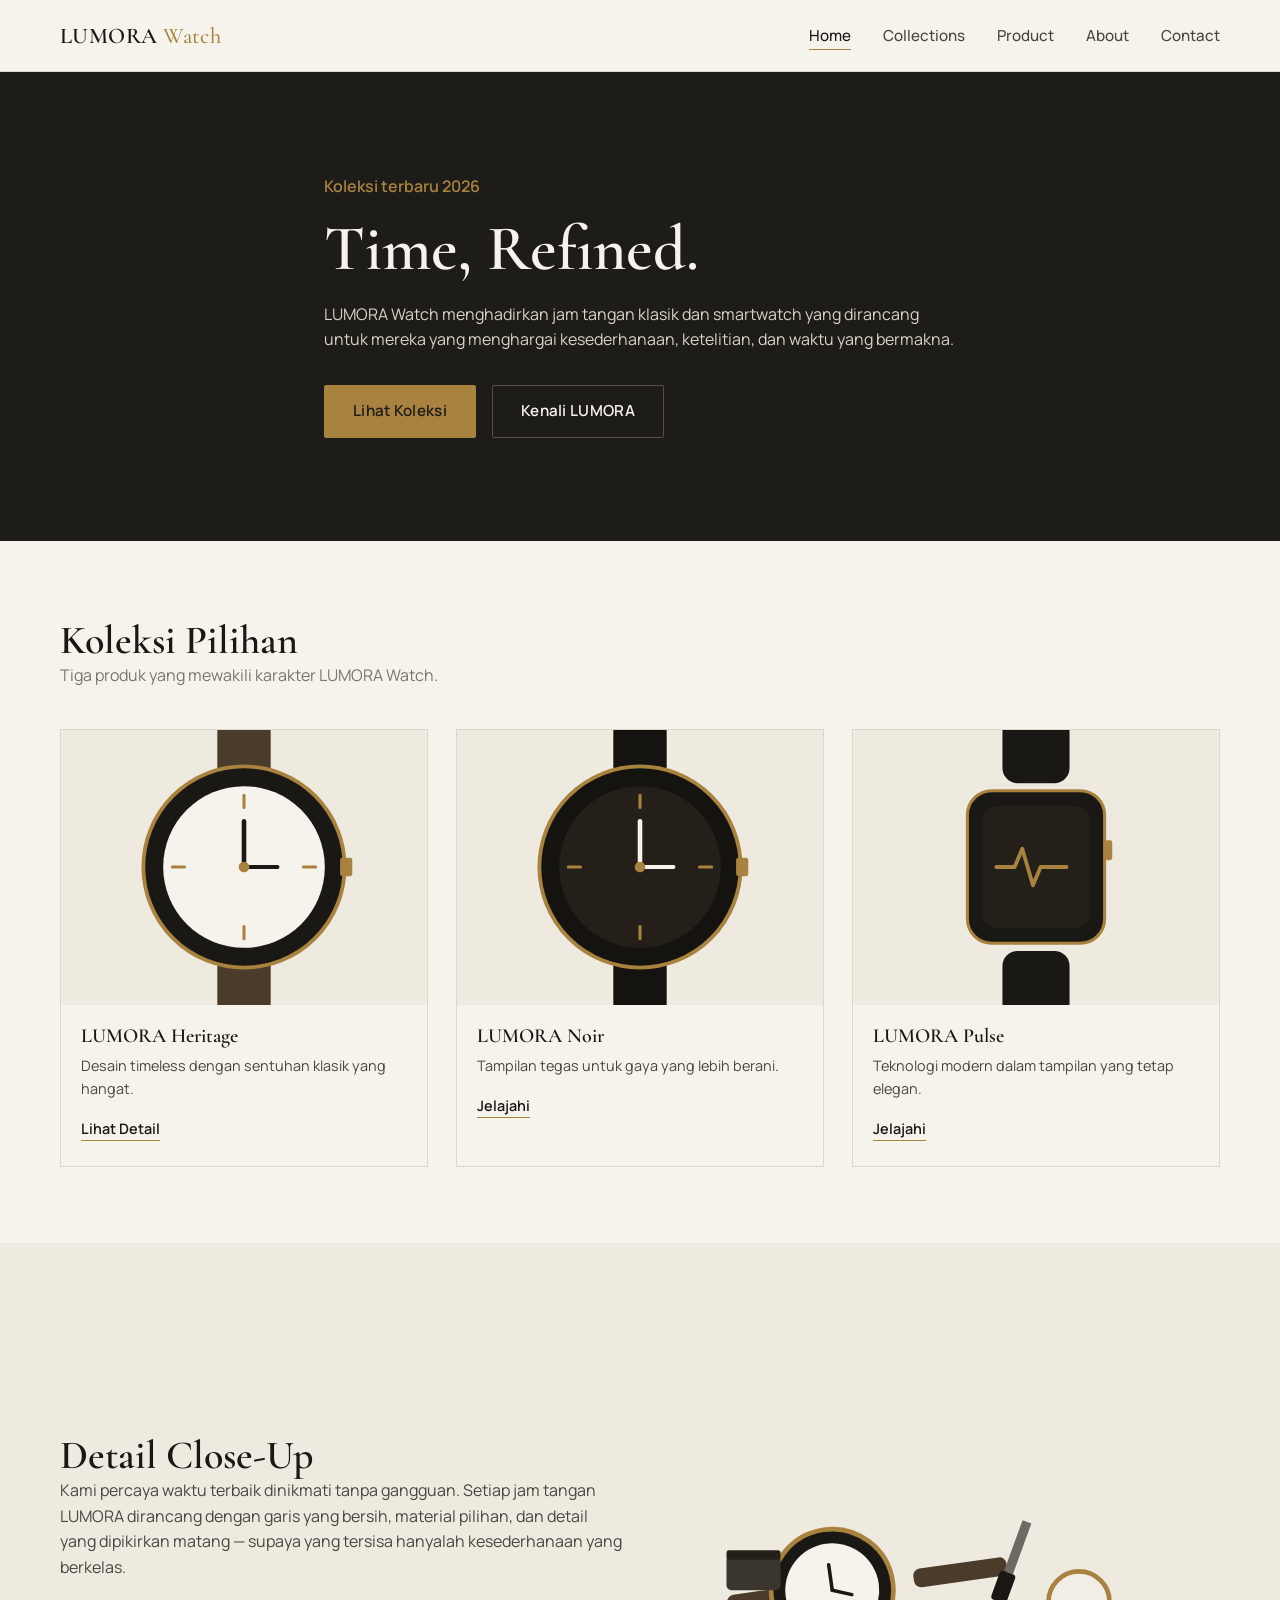
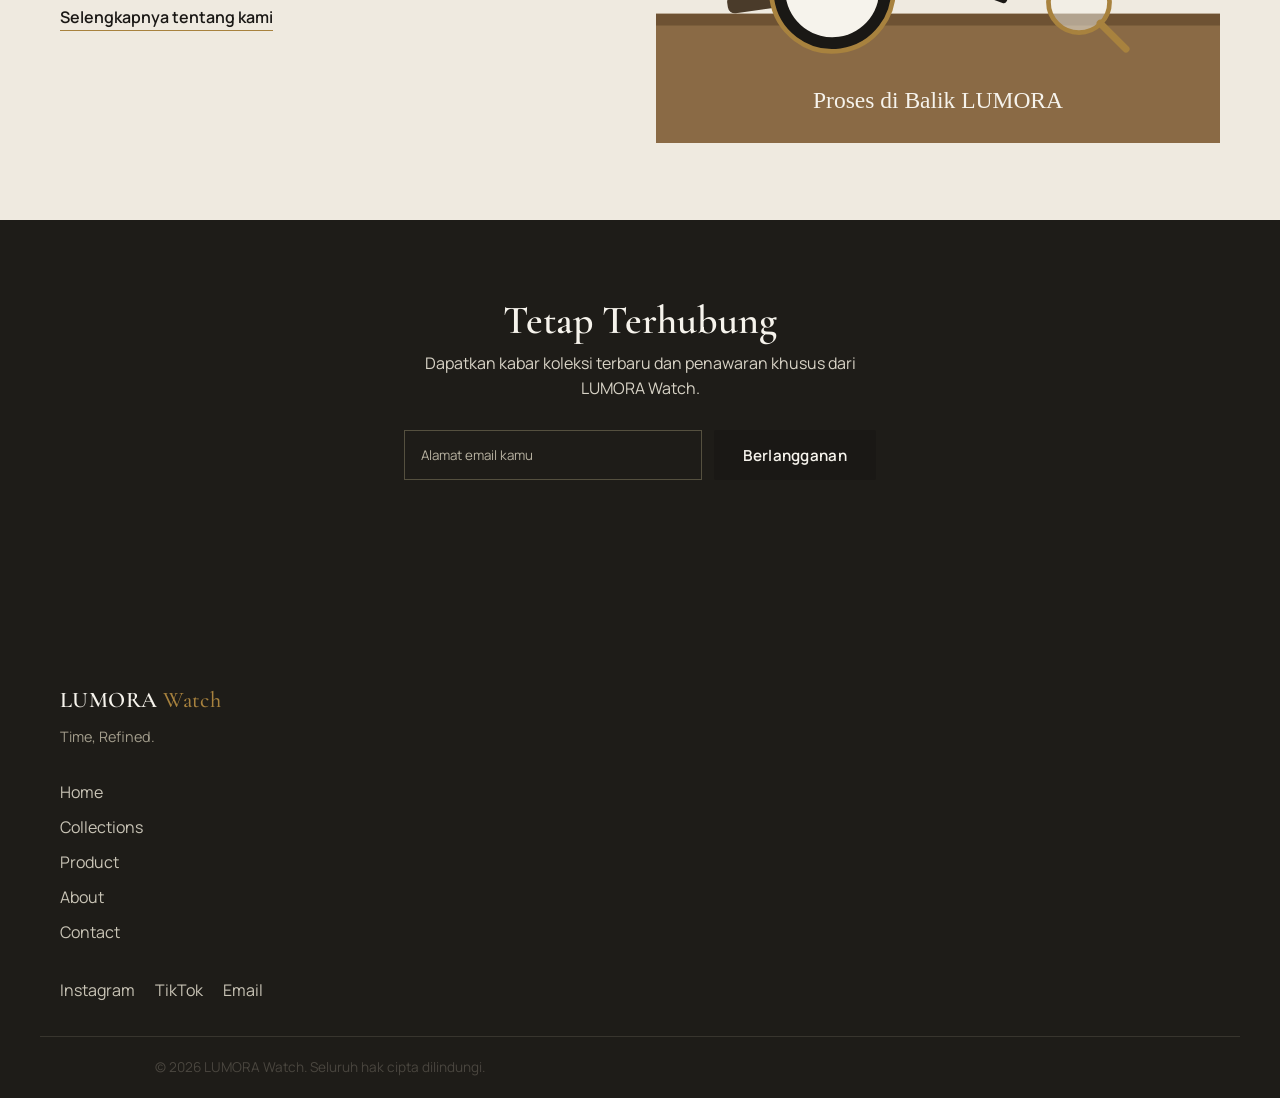
<file: index.html>
<!DOCTYPE html>
<html lang="id">
<head>
  <meta charset="UTF-8">
  <meta name="viewport" content="width=device-width, initial-scale=1.0">
  <title>LUMORA Watch — Time, Refined.</title>
  <meta name="description" content="LUMORA Watch — jam tangan klasik dan smartwatch dengan desain modern, elegan, dan minimalis.">

  <link rel="preconnect" href="https://fonts.googleapis.com">
  <link rel="preconnect" href="https://fonts.gstatic.com" crossorigin>
  <link href="https://fonts.googleapis.com/css2?family=Cormorant+Garamond:wght@500;600&family=Manrope:wght@400;500;600&display=swap" rel="stylesheet">

  <link rel="stylesheet" href="style.css">
</head>
<body>

  <a href="#konten-utama" class="skip-link">Langsung ke konten utama</a>

  <header class="site-header">
    <div class="container header__inner">

      <a href="index.html" class="logo">
        LUMORA <span class="logo__accent">Watch</span>
      </a>

      <nav class="main-nav" aria-label="Navigasi utama">
        <ul class="main-nav__list" id="mainNavList">
          <li><a href="index.html" class="main-nav__link is-active">Home</a></li>
          <li><a href="collections.html" class="main-nav__link">Collections</a></li>
          <li><a href="product.html" class="main-nav__link">Product</a></li>
          <li><a href="about.html" class="main-nav__link">About</a></li>
          <li><a href="contact.html" class="main-nav__link">Contact</a></li>
        </ul>
      </nav>

      <button
        type="button"
        class="nav-toggle"
        id="navToggle"
        aria-label="Buka menu navigasi"
        aria-expanded="false"
        aria-controls="mainNavList"
      >
        <span class="nav-toggle__bar"></span>
        <span class="nav-toggle__bar"></span>
        <span class="nav-toggle__bar"></span>
      </button>

    </div>
  </header>

  <main id="konten-utama">

    <section class="hero" aria-label="Perkenalan LUMORA Watch">
      <div class="container hero__content">
        <p class="hero__eyebrow">Koleksi terbaru 2026</p>
        <h1 class="hero__title">Time, Refined.</h1>
        <p class="hero__desc">
          LUMORA Watch menghadirkan jam tangan klasik dan smartwatch yang dirancang
          untuk mereka yang menghargai kesederhanaan, ketelitian, dan waktu yang bermakna.
        </p>
        <div class="hero__actions">
          <a href="collections.html" class="btn btn--primary">Lihat Koleksi</a>
          <a href="about.html" class="btn btn--ghost">Kenali LUMORA</a>
        </div>
      </div>
    </section>

    <section class="collections-preview" aria-labelledby="collections-preview-title">
      <div class="container">
        <div class="section-heading">
          <h2 id="collections-preview-title">Koleksi Pilihan</h2>
          <p>Tiga produk yang mewakili karakter LUMORA Watch.</p>
        </div>

        <div class="collections-grid">

          <article class="collection-card">
            <img src="assets/images/heritage.svg" alt="LUMORA Heritage, jam tangan klasik tali kulit cokelat" class="collection-card__img">
            <h3 class="collection-card__title">LUMORA Heritage</h3>
            <p class="collection-card__desc">Desain timeless dengan sentuhan klasik yang hangat.</p>
            <a href="product.html" class="collection-card__link">Lihat Detail</a>
          </article>

          <article class="collection-card">
            <img src="assets/images/noir.svg" alt="LUMORA Noir, jam tangan klasik dial dan tali hitam" class="collection-card__img">
            <h3 class="collection-card__title">LUMORA Noir</h3>
            <p class="collection-card__desc">Tampilan tegas untuk gaya yang lebih berani.</p>
            <a href="collections.html" class="collection-card__link">Jelajahi</a>
          </article>

          <article class="collection-card">
            <img src="assets/images/pulse.svg" alt="LUMORA Pulse, smartwatch dengan layar minimalis" class="collection-card__img">
            <h3 class="collection-card__title">LUMORA Pulse</h3>
            <p class="collection-card__desc">Teknologi modern dalam tampilan yang tetap elegan.</p>
            <a href="collections.html" class="collection-card__link">Jelajahi</a>
          </article>

        </div>
      </div>
    </section>

    <section class="brand-story" aria-labelledby="brand-story-title">
      <div class="container brand-story__inner">
        <div class="brand-story__text">
          <h2 id="brand-story-title">Detail Close-Up</h2>
          <p>
            Kami percaya waktu terbaik dinikmati tanpa gangguan. Setiap jam tangan LUMORA
            dirancang dengan garis yang bersih, material pilihan, dan detail yang dipikirkan matang —
            supaya yang tersisa hanyalah kesederhanaan yang berkelas.
          </p>
          <a href="about.html" class="link-underline">Selengkapnya tentang kami</a>
        </div>
        <div class="brand-story__image">
          <img src="assets/images/about-process.svg" alt="Detail close-up jam tangan LUMORA di atas meja kayu">
        </div>
      </div>
    </section>

    <section class="newsletter" aria-labelledby="newsletter-title">
      <div class="container newsletter__inner">
        <h2 id="newsletter-title">Tetap Terhubung</h2>
        <p>Dapatkan kabar koleksi terbaru dan penawaran khusus dari LUMORA Watch.</p>

        <form class="newsletter__form" id="newsletterForm" action="#" method="get">
          <label for="newsletterEmail" class="visually-hidden">Alamat email</label>
          <input
            type="email"
            id="newsletterEmail"
            name="email"
            class="newsletter__input"
            placeholder="Alamat email kamu"
            required
          >
          <button type="submit" class="btn btn--primary">Berlangganan</button>
        </form>
        <p class="newsletter__note" id="newsletterMessage" aria-live="polite"></p>
      </div>
    </section>

  </main>

  <footer class="site-footer">
    <div class="container footer__inner">

      <div class="footer__brand">
        <p class="logo">LUMORA <span class="logo__accent">Watch</span></p>
        <p class="footer__tagline">Time, Refined.</p>
      </div>

      <nav class="footer__nav" aria-label="Navigasi footer">
        <ul>
          <li><a href="index.html">Home</a></li>
          <li><a href="collections.html">Collections</a></li>
          <li><a href="product.html">Product</a></li>
          <li><a href="about.html">About</a></li>
          <li><a href="contact.html">Contact</a></li>
        </ul>
      </nav>

      <div class="footer__social">
        <a href="#" aria-label="Instagram LUMORA Watch">Instagram</a>
        <a href="#" aria-label="TikTok LUMORA Watch">TikTok</a>
        <a href="#" aria-label="Email LUMORA Watch">Email</a>
      </div>

    </div>
    <div class="container footer__bottom">
      <p>&copy; 2026 LUMORA Watch. Seluruh hak cipta dilindungi.</p>
    </div>
  </footer>

  <script src="script.js" defer></script>
</body>
</html>
</file>
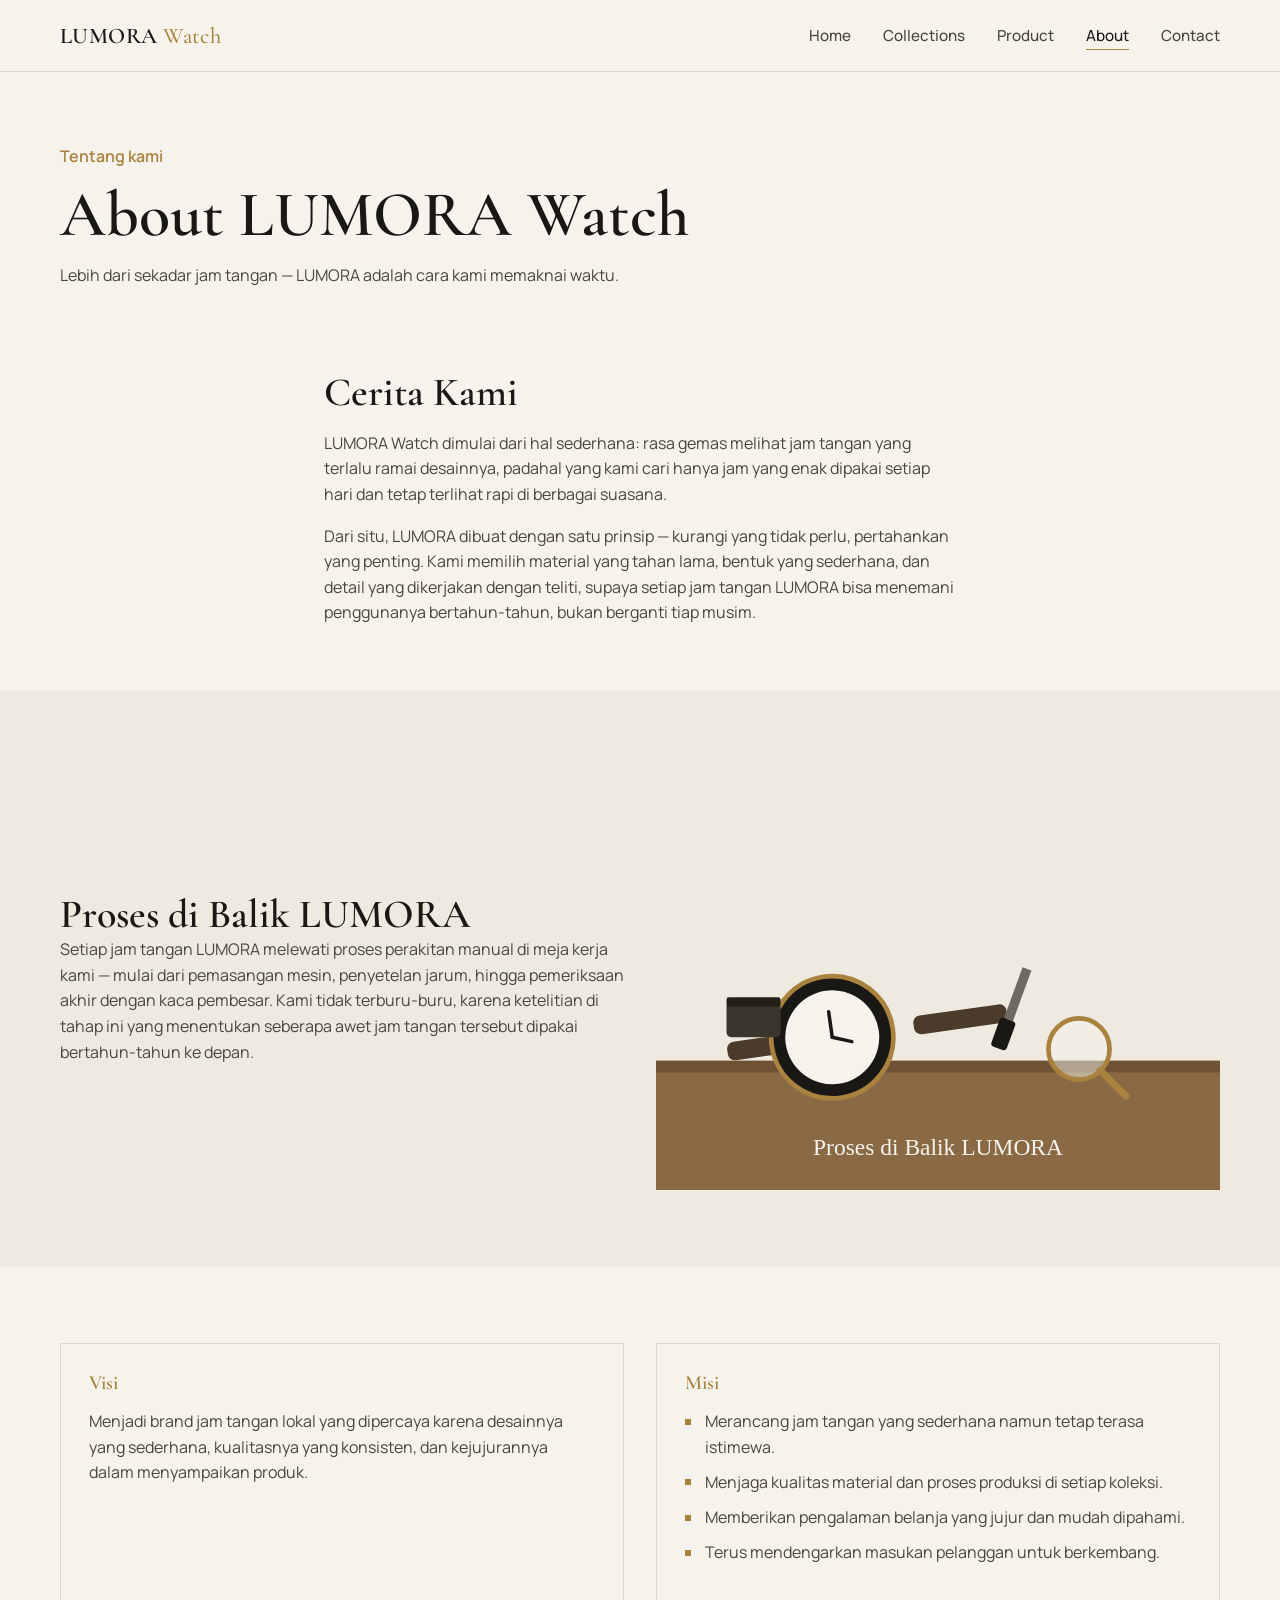
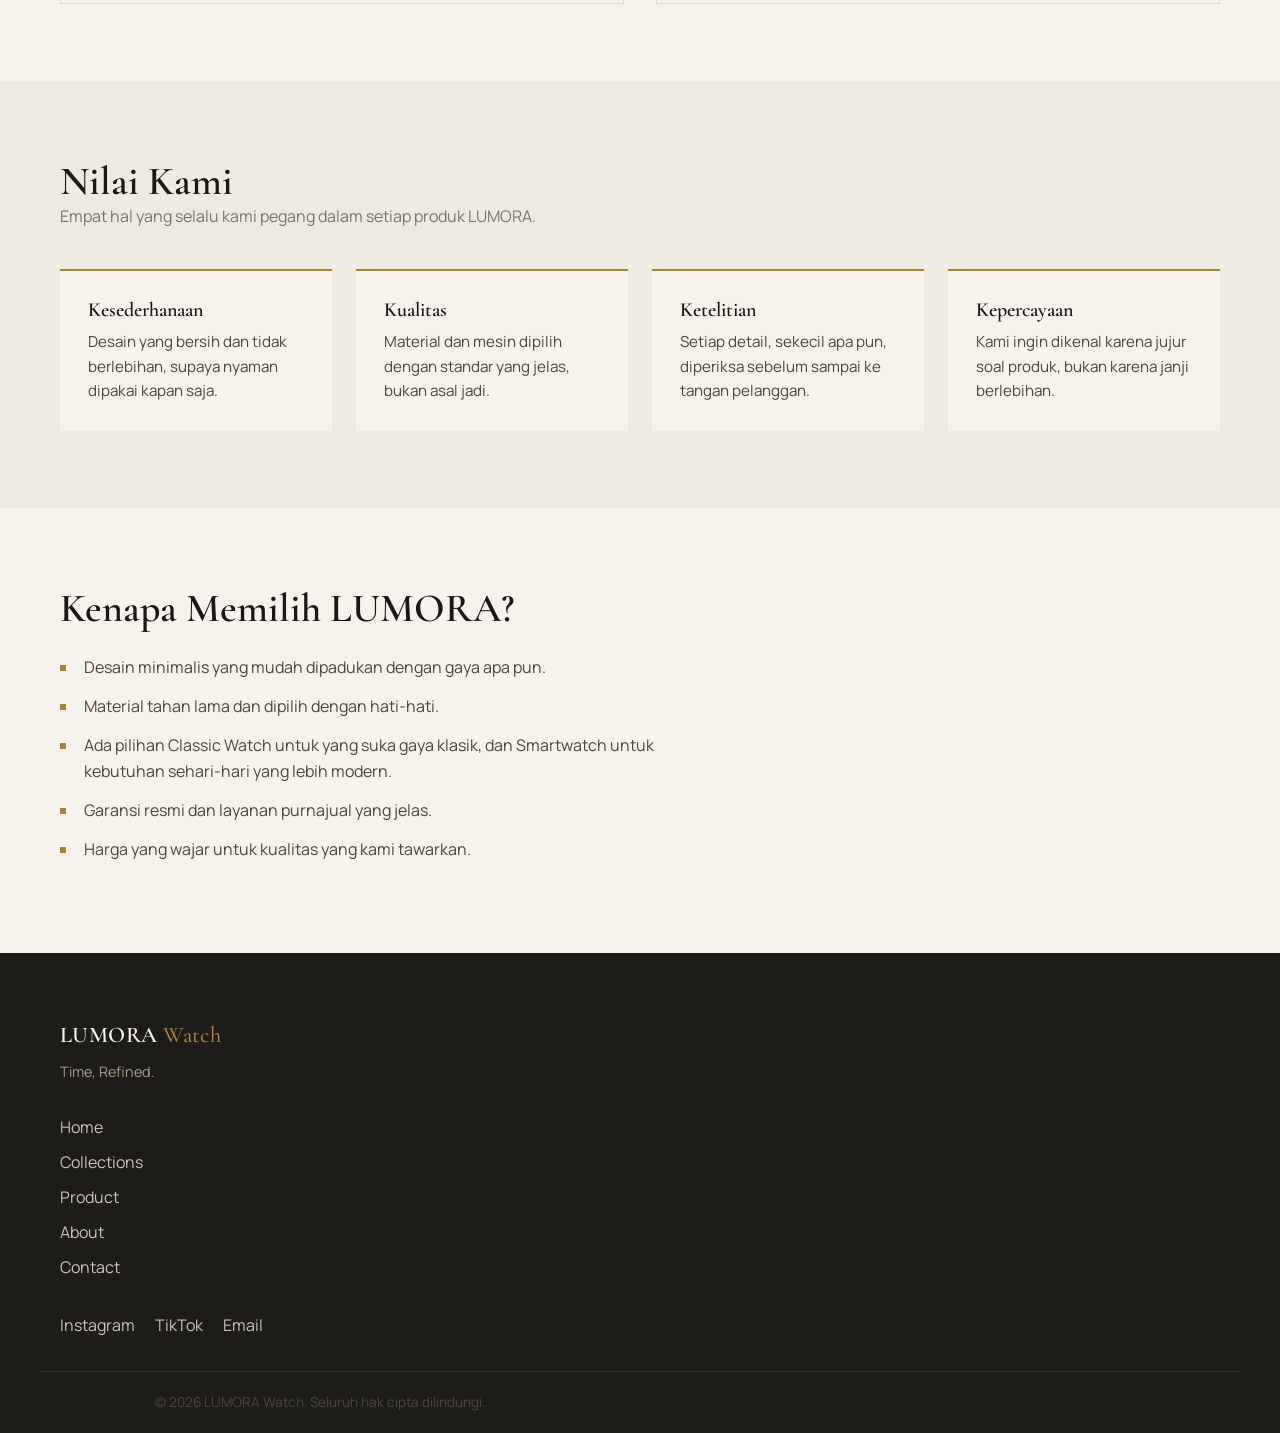
<file: about.html>
<!DOCTYPE html>
<html lang="id">
<head>
  <meta charset="UTF-8">
  <meta name="viewport" content="width=device-width, initial-scale=1.0">
  <title>About — LUMORA Watch</title>
  <meta name="description" content="Kenali LUMORA Watch: cerita brand, proses pembuatan, visi, misi, nilai, dan alasan memilih kami.">

  <link rel="preconnect" href="https://fonts.googleapis.com">
  <link rel="preconnect" href="https://fonts.gstatic.com" crossorigin>
  <link href="https://fonts.googleapis.com/css2?family=Cormorant+Garamond:wght@500;600&family=Manrope:wght@400;500;600&display=swap" rel="stylesheet">

  <link rel="stylesheet" href="style.css">
</head>
<body>

  <a href="#konten-utama" class="skip-link">Langsung ke konten utama</a>

  <header class="site-header">
    <div class="container header__inner">

      <a href="index.html" class="logo">
        LUMORA <span class="logo__accent">Watch</span>
      </a>

      <nav class="main-nav" aria-label="Navigasi utama">
        <ul class="main-nav__list" id="mainNavList">
          <li><a href="index.html" class="main-nav__link">Home</a></li>
          <li><a href="collections.html" class="main-nav__link">Collections</a></li>
          <li><a href="product.html" class="main-nav__link">Product</a></li>
          <li><a href="about.html" class="main-nav__link is-active">About</a></li>
          <li><a href="contact.html" class="main-nav__link">Contact</a></li>
        </ul>
      </nav>

      <button
        type="button"
        class="nav-toggle"
        id="navToggle"
        aria-label="Buka menu navigasi"
        aria-expanded="false"
        aria-controls="mainNavList"
      >
        <span class="nav-toggle__bar"></span>
        <span class="nav-toggle__bar"></span>
        <span class="nav-toggle__bar"></span>
      </button>

    </div>
  </header>

  <main id="konten-utama">

    <section class="page-header" aria-labelledby="page-title">
      <div class="container">
        <p class="page-header__eyebrow">Tentang kami</p>
        <h1 id="page-title">About LUMORA Watch</h1>
        <p class="page-header__desc">
          Lebih dari sekadar jam tangan — LUMORA adalah cara kami memaknai waktu.
        </p>
      </div>
    </section>

    <section class="story-intro" aria-labelledby="story-title">
      <div class="container story-intro__inner">
        <h2 id="story-title">Cerita Kami</h2>
        <p>
          LUMORA Watch dimulai dari hal sederhana: rasa gemas melihat jam tangan yang terlalu ramai
          desainnya, padahal yang kami cari hanya jam yang enak dipakai setiap hari dan tetap terlihat rapi
          di berbagai suasana.
        </p>
        <p>
          Dari situ, LUMORA dibuat dengan satu prinsip — kurangi yang tidak perlu, pertahankan yang penting.
          Kami memilih material yang tahan lama, bentuk yang sederhana, dan detail yang dikerjakan dengan
          teliti, supaya setiap jam tangan LUMORA bisa menemani penggunanya bertahun-tahun, bukan
          berganti tiap musim.
        </p>
      </div>
    </section>

    <section class="brand-story" aria-labelledby="process-title">
      <div class="container brand-story__inner">
        <div class="brand-story__text">
          <h2 id="process-title">Proses di Balik LUMORA</h2>
          <p>
            Setiap jam tangan LUMORA melewati proses perakitan manual di meja kerja kami — mulai dari
            pemasangan mesin, penyetelan jarum, hingga pemeriksaan akhir dengan kaca pembesar.
            Kami tidak terburu-buru, karena ketelitian di tahap ini yang menentukan seberapa awet jam
            tangan tersebut dipakai bertahun-tahun ke depan.
          </p>
        </div>
        <div class="brand-story__image">
          <img src="assets/images/about-process.svg" alt="Suasana meja kerja perakitan jam tangan LUMORA lengkap dengan alat perakitan dan kaca pembesar">
        </div>
      </div>
    </section>

    <section class="vision-mission" aria-labelledby="vision-mission-title">
      <div class="container">
        <h2 id="vision-mission-title" class="visually-hidden">Visi dan Misi</h2>
        <div class="vision-mission__grid">

          <div class="vision-mission__card">
            <h3>Visi</h3>
            <p>
              Menjadi brand jam tangan lokal yang dipercaya karena desainnya yang sederhana,
              kualitasnya yang konsisten, dan kejujurannya dalam menyampaikan produk.
            </p>
          </div>

          <div class="vision-mission__card">
            <h3>Misi</h3>
            <ul>
              <li>Merancang jam tangan yang sederhana namun tetap terasa istimewa.</li>
              <li>Menjaga kualitas material dan proses produksi di setiap koleksi.</li>
              <li>Memberikan pengalaman belanja yang jujur dan mudah dipahami.</li>
              <li>Terus mendengarkan masukan pelanggan untuk berkembang.</li>
            </ul>
          </div>

        </div>
      </div>
    </section>

    <section class="brand-values" aria-labelledby="values-title">
      <div class="container">
        <div class="section-heading">
          <h2 id="values-title">Nilai Kami</h2>
          <p>Empat hal yang selalu kami pegang dalam setiap produk LUMORA.</p>
        </div>

        <div class="values-grid">

          <article class="value-card">
            <h3>Kesederhanaan</h3>
            <p>Desain yang bersih dan tidak berlebihan, supaya nyaman dipakai kapan saja.</p>
          </article>

          <article class="value-card">
            <h3>Kualitas</h3>
            <p>Material dan mesin dipilih dengan standar yang jelas, bukan asal jadi.</p>
          </article>

          <article class="value-card">
            <h3>Ketelitian</h3>
            <p>Setiap detail, sekecil apa pun, diperiksa sebelum sampai ke tangan pelanggan.</p>
          </article>

          <article class="value-card">
            <h3>Kepercayaan</h3>
            <p>Kami ingin dikenal karena jujur soal produk, bukan karena janji berlebihan.</p>
          </article>

        </div>
      </div>
    </section>

    <section class="why-us" aria-labelledby="why-us-title">
      <div class="container">
        <h2 id="why-us-title">Kenapa Memilih LUMORA?</h2>
        <ul class="why-us__list">
          <li>Desain minimalis yang mudah dipadukan dengan gaya apa pun.</li>
          <li>Material tahan lama dan dipilih dengan hati-hati.</li>
          <li>Ada pilihan Classic Watch untuk yang suka gaya klasik, dan Smartwatch untuk kebutuhan sehari-hari yang lebih modern.</li>
          <li>Garansi resmi dan layanan purnajual yang jelas.</li>
          <li>Harga yang wajar untuk kualitas yang kami tawarkan.</li>
        </ul>
      </div>
    </section>

  </main>

  <footer class="site-footer">
    <div class="container footer__inner">

      <div class="footer__brand">
        <p class="logo">LUMORA <span class="logo__accent">Watch</span></p>
        <p class="footer__tagline">Time, Refined.</p>
      </div>

      <nav class="footer__nav" aria-label="Navigasi footer">
        <ul>
          <li><a href="index.html">Home</a></li>
          <li><a href="collections.html">Collections</a></li>
          <li><a href="product.html">Product</a></li>
          <li><a href="about.html">About</a></li>
          <li><a href="contact.html">Contact</a></li>
        </ul>
      </nav>

      <div class="footer__social">
        <a href="#" aria-label="Instagram LUMORA Watch">Instagram</a>
        <a href="#" aria-label="TikTok LUMORA Watch">TikTok</a>
        <a href="#" aria-label="Email LUMORA Watch">Email</a>
      </div>

    </div>
    <div class="container footer__bottom">
      <p>&copy; 2026 LUMORA Watch. Seluruh hak cipta dilindungi.</p>
    </div>
  </footer>

  <script src="script.js" defer></script>
</body>
</html>
</file>
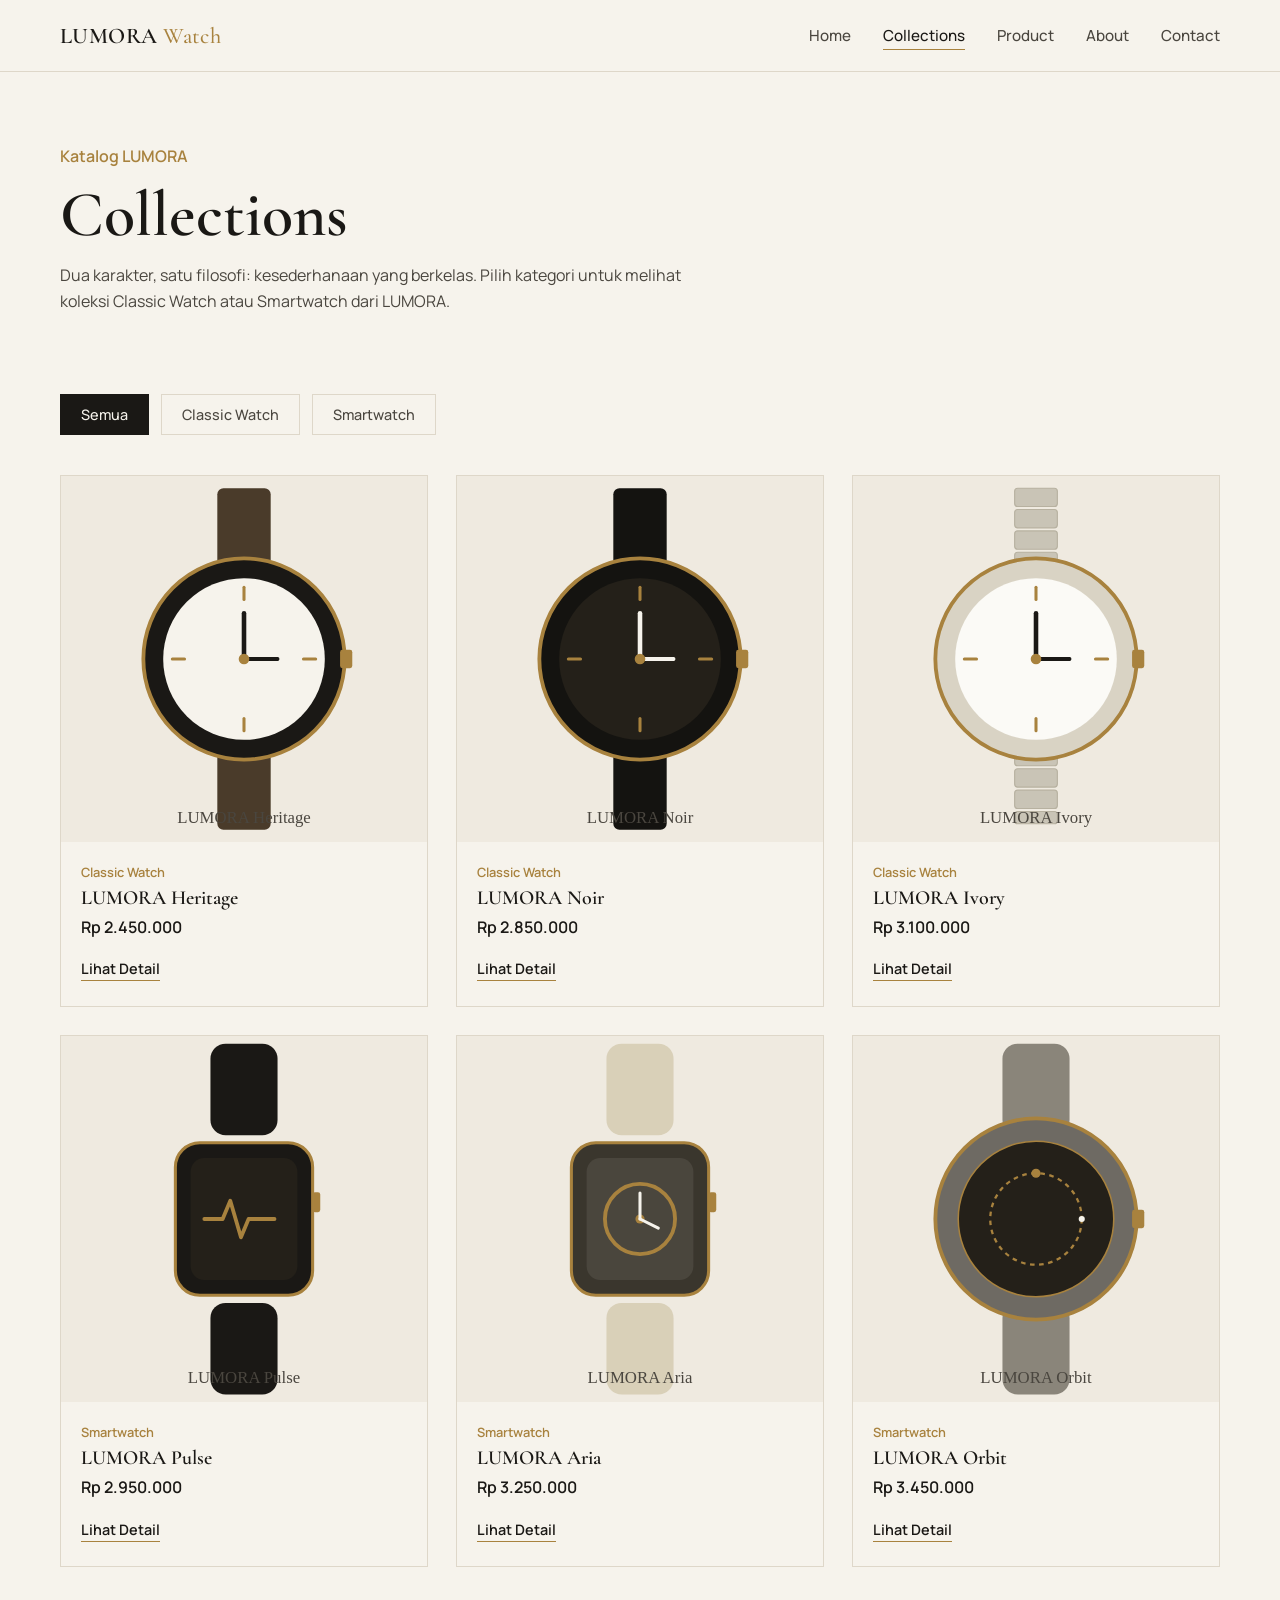
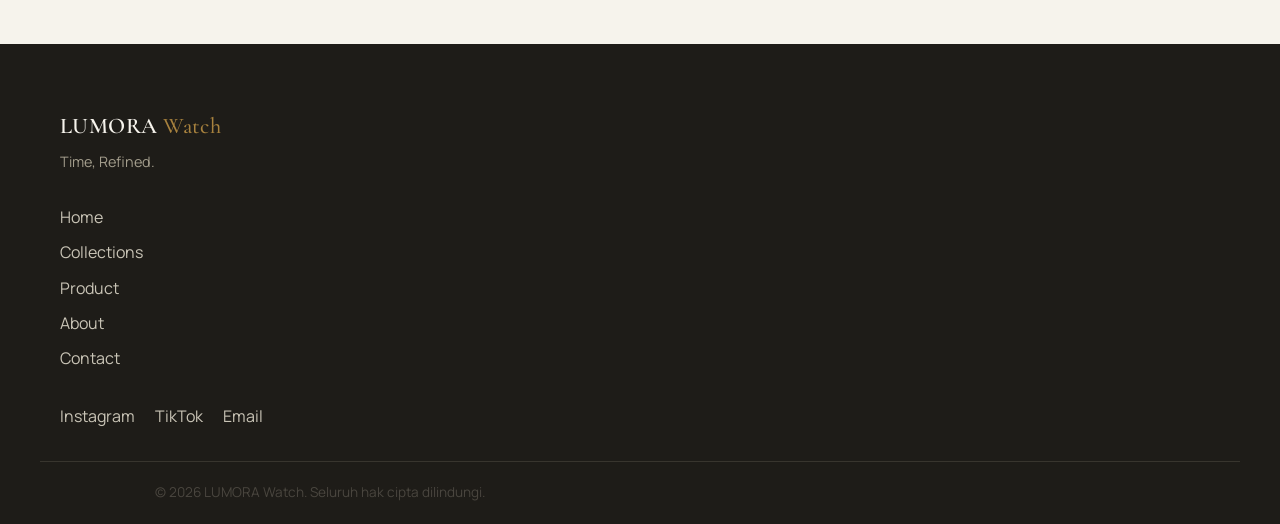
<file: collections.html>
<!DOCTYPE html>
<html lang="id">
<head>
  <meta charset="UTF-8">
  <meta name="viewport" content="width=device-width, initial-scale=1.0">
  <title>Collections — LUMORA Watch</title>
  <meta name="description" content="Jelajahi koleksi LUMORA Watch: Classic Watch dan Smartwatch dengan desain modern, elegan, dan minimalis.">

  <link rel="preconnect" href="https://fonts.googleapis.com">
  <link rel="preconnect" href="https://fonts.gstatic.com" crossorigin>
  <link href="https://fonts.googleapis.com/css2?family=Cormorant+Garamond:wght@500;600&family=Manrope:wght@400;500;600&display=swap" rel="stylesheet">

  <link rel="stylesheet" href="style.css">
</head>
<body>

  <a href="#konten-utama" class="skip-link">Langsung ke konten utama</a>

  <header class="site-header">
    <div class="container header__inner">

      <a href="index.html" class="logo">
        LUMORA <span class="logo__accent">Watch</span>
      </a>

      <nav class="main-nav" aria-label="Navigasi utama">
        <ul class="main-nav__list" id="mainNavList">
          <li><a href="index.html" class="main-nav__link">Home</a></li>
          <li><a href="collections.html" class="main-nav__link is-active">Collections</a></li>
          <li><a href="product.html" class="main-nav__link">Product</a></li>
          <li><a href="about.html" class="main-nav__link">About</a></li>
          <li><a href="contact.html" class="main-nav__link">Contact</a></li>
        </ul>
      </nav>

      <button
        type="button"
        class="nav-toggle"
        id="navToggle"
        aria-label="Buka menu navigasi"
        aria-expanded="false"
        aria-controls="mainNavList"
      >
        <span class="nav-toggle__bar"></span>
        <span class="nav-toggle__bar"></span>
        <span class="nav-toggle__bar"></span>
      </button>

    </div>
  </header>

  <main id="konten-utama">

    <section class="page-header" aria-labelledby="page-title">
      <div class="container">
        <p class="page-header__eyebrow">Katalog LUMORA</p>
        <h1 id="page-title">Collections</h1>
        <p class="page-header__desc">
          Dua karakter, satu filosofi: kesederhanaan yang berkelas. Pilih kategori
          untuk melihat koleksi Classic Watch atau Smartwatch dari LUMORA.
        </p>
      </div>
    </section>

    <section class="collections-page" aria-labelledby="products-title">
      <div class="container">

        <h2 class="visually-hidden" id="products-title">Daftar Produk</h2>

        <div class="filter-bar" role="group" aria-label="Filter produk berdasarkan kategori">
          <button type="button" class="filter-btn is-active" data-filter="all">Semua</button>
          <button type="button" class="filter-btn" data-filter="classic">Classic Watch</button>
          <button type="button" class="filter-btn" data-filter="smart">Smartwatch</button>
        </div>

        <div class="product-grid" id="productGrid">

          <article class="product-card" data-category="classic">
            <img src="assets/images/heritage.svg" alt="LUMORA Heritage, jam tangan tali kulit cokelat" class="product-card__img">
            <p class="product-card__category">Classic Watch</p>
            <h3 class="product-card__title">LUMORA Heritage</h3>
            <p class="product-card__price">Rp 2.450.000</p>
            <a href="product.html" class="product-card__link">Lihat Detail</a>
          </article>

          <article class="product-card" data-category="classic">
            <img src="assets/images/noir.svg" alt="LUMORA Noir, jam tangan case dan dial hitam" class="product-card__img">
            <p class="product-card__category">Classic Watch</p>
            <h3 class="product-card__title">LUMORA Noir</h3>
            <p class="product-card__price">Rp 2.850.000</p>
            <a href="product.html" class="product-card__link">Lihat Detail</a>
          </article>

          <article class="product-card" data-category="classic">
            <img src="assets/images/ivory.svg" alt="LUMORA Ivory, jam tangan tali bracelet metal" class="product-card__img">
            <p class="product-card__category">Classic Watch</p>
            <h3 class="product-card__title">LUMORA Ivory</h3>
            <p class="product-card__price">Rp 3.100.000</p>
            <a href="product.html" class="product-card__link">Lihat Detail</a>
          </article>

          <article class="product-card" data-category="smart">
            <img src="assets/images/pulse.svg" alt="LUMORA Pulse, smartwatch dengan layar digital" class="product-card__img">
            <p class="product-card__category">Smartwatch</p>
            <h3 class="product-card__title">LUMORA Pulse</h3>
            <p class="product-card__price">Rp 2.950.000</p>
            <a href="product.html" class="product-card__link">Lihat Detail</a>
          </article>

          <article class="product-card" data-category="smart">
            <img src="assets/images/aria.svg" alt="LUMORA Aria, smartwatch tali silikon krem" class="product-card__img">
            <p class="product-card__category">Smartwatch</p>
            <h3 class="product-card__title">LUMORA Aria</h3>
            <p class="product-card__price">Rp 3.250.000</p>
            <a href="product.html" class="product-card__link">Lihat Detail</a>
          </article>

          <article class="product-card" data-category="smart">
            <img src="assets/images/orbit.svg" alt="LUMORA Orbit, smartwatch case titanium" class="product-card__img">
            <p class="product-card__category">Smartwatch</p>
            <h3 class="product-card__title">LUMORA Orbit</h3>
            <p class="product-card__price">Rp 3.450.000</p>
            <a href="product.html" class="product-card__link">Lihat Detail</a>
          </article>

        </div>

        <p class="product-grid__empty" id="productEmptyMessage" hidden>
          Belum ada produk pada kategori ini.
        </p>

      </div>
    </section>

  </main>

  <footer class="site-footer">
    <div class="container footer__inner">

      <div class="footer__brand">
        <p class="logo">LUMORA <span class="logo__accent">Watch</span></p>
        <p class="footer__tagline">Time, Refined.</p>
      </div>

      <nav class="footer__nav" aria-label="Navigasi footer">
        <ul>
          <li><a href="index.html">Home</a></li>
          <li><a href="collections.html">Collections</a></li>
          <li><a href="product.html">Product</a></li>
          <li><a href="about.html">About</a></li>
          <li><a href="contact.html">Contact</a></li>
        </ul>
      </nav>

      <div class="footer__social">
        <a href="#" aria-label="Instagram LUMORA Watch">Instagram</a>
        <a href="#" aria-label="TikTok LUMORA Watch">TikTok</a>
        <a href="#" aria-label="Email LUMORA Watch">Email</a>
      </div>

    </div>
    <div class="container footer__bottom">
      <p>&copy; 2026 LUMORA Watch. Seluruh hak cipta dilindungi.</p>
    </div>
  </footer>

  <script src="script.js" defer></script>
</body>
</html>
</file>
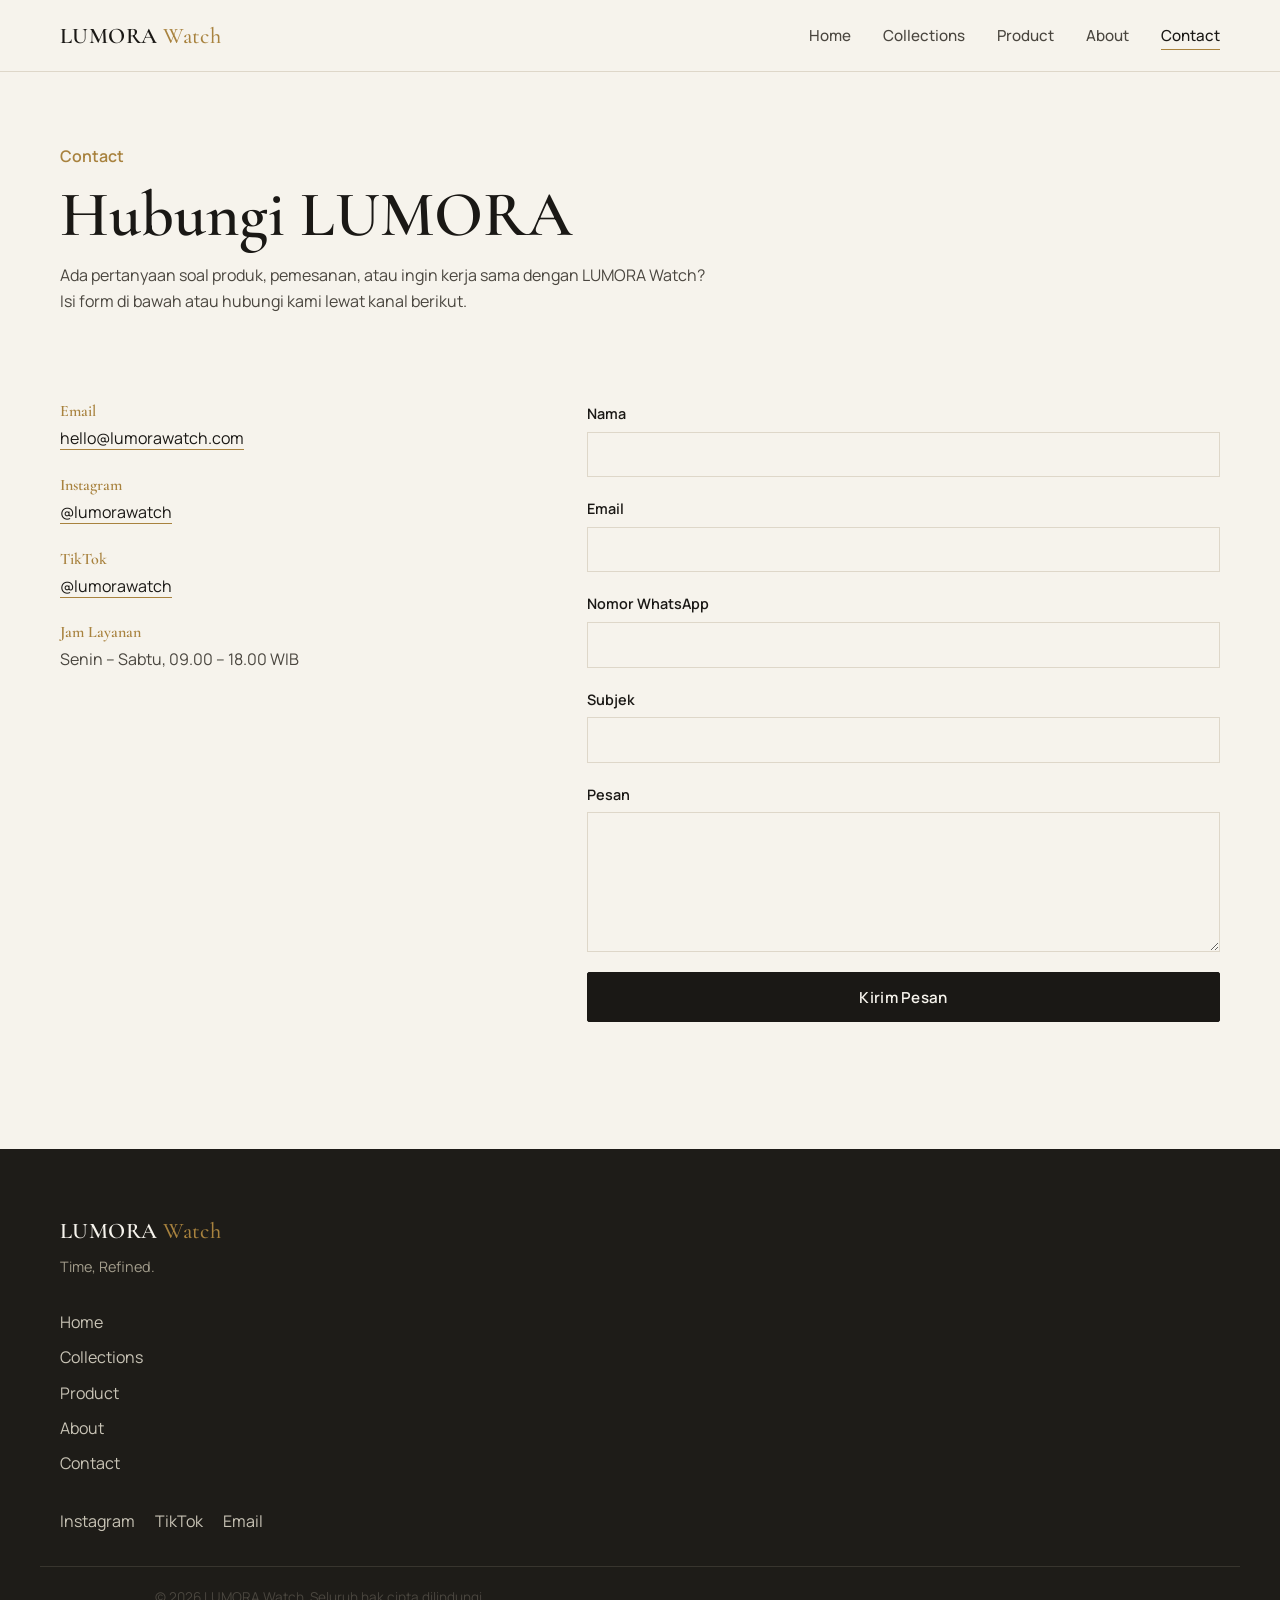
<file: contact.html>
<!DOCTYPE html>
<html lang="id">
<head>
  <meta charset="UTF-8">
  <meta name="viewport" content="width=device-width, initial-scale=1.0">
  <title>Contact — LUMORA Watch</title>
  <meta name="description" content="Hubungi LUMORA Watch untuk pertanyaan produk, pemesanan, atau kerja sama.">

  <link rel="preconnect" href="https://fonts.googleapis.com">
  <link rel="preconnect" href="https://fonts.gstatic.com" crossorigin>
  <link href="https://fonts.googleapis.com/css2?family=Cormorant+Garamond:wght@500;600&family=Manrope:wght@400;500;600&display=swap" rel="stylesheet">

  <link rel="stylesheet" href="style.css">
</head>
<body>

  <a href="#konten-utama" class="skip-link">Langsung ke konten utama</a>

  <header class="site-header">
    <div class="container header__inner">

      <a href="index.html" class="logo">
        LUMORA <span class="logo__accent">Watch</span>
      </a>

      <nav class="main-nav" aria-label="Navigasi utama">
        <ul class="main-nav__list" id="mainNavList">
          <li><a href="index.html" class="main-nav__link">Home</a></li>
          <li><a href="collections.html" class="main-nav__link">Collections</a></li>
          <li><a href="product.html" class="main-nav__link">Product</a></li>
          <li><a href="about.html" class="main-nav__link">About</a></li>
          <li><a href="contact.html" class="main-nav__link is-active">Contact</a></li>
        </ul>
      </nav>

      <button
        type="button"
        class="nav-toggle"
        id="navToggle"
        aria-label="Buka menu navigasi"
        aria-expanded="false"
        aria-controls="mainNavList"
      >
        <span class="nav-toggle__bar"></span>
        <span class="nav-toggle__bar"></span>
        <span class="nav-toggle__bar"></span>
      </button>

    </div>
  </header>

  <main id="konten-utama">

    <section class="page-header" aria-labelledby="page-title">
      <div class="container">
        <p class="page-header__eyebrow">Contact</p>
        <h1 id="page-title">Hubungi LUMORA</h1>
        <p class="page-header__desc">
          Ada pertanyaan soal produk, pemesanan, atau ingin kerja sama dengan LUMORA Watch?
          Isi form di bawah atau hubungi kami lewat kanal berikut.
        </p>
      </div>
    </section>

    <section class="contact-section" aria-labelledby="contact-form-title">
      <div class="container contact-grid">

        <div class="contact-info">
          <div class="contact-info__item">
            <h3>Email</h3>
            <p><a href="mailto:hello@lumorawatch.com">hello@lumorawatch.com</a></p>
          </div>

          <div class="contact-info__item">
            <h3>Instagram</h3>
            <p><a href="https://instagram.com/lumorawatch" target="_blank" rel="noopener noreferrer">@lumorawatch</a></p>
          </div>

          <div class="contact-info__item">
            <h3>TikTok</h3>
            <p><a href="https://tiktok.com/@lumorawatch" target="_blank" rel="noopener noreferrer">@lumorawatch</a></p>
          </div>

          <div class="contact-info__item">
            <h3>Jam Layanan</h3>
            <p>Senin – Sabtu, 09.00 – 18.00 WIB</p>
          </div>
        </div>

        <form class="contact-form" id="contactForm" novalidate aria-labelledby="contact-form-title">
          <h2 id="contact-form-title" class="visually-hidden">Form Kontak</h2>

          <div class="form-group">
            <label class="form-label" for="contactName">Nama</label>
            <input class="form-input" type="text" id="contactName" name="contactName" required>
          </div>

          <div class="form-group">
            <label class="form-label" for="contactEmail">Email</label>
            <input class="form-input" type="email" id="contactEmail" name="contactEmail" required>
          </div>

          <div class="form-group">
            <label class="form-label" for="contactWhatsapp">Nomor WhatsApp</label>
            <input class="form-input" type="tel" id="contactWhatsapp" name="contactWhatsapp" required>
          </div>

          <div class="form-group">
            <label class="form-label" for="contactSubject">Subjek</label>
            <input class="form-input" type="text" id="contactSubject" name="contactSubject" required>
          </div>

          <div class="form-group">
            <label class="form-label" for="contactMessage">Pesan</label>
            <textarea class="form-textarea" id="contactMessage" name="contactMessage" rows="5" required></textarea>
          </div>

          <button type="submit" class="btn btn--primary">Kirim Pesan</button>

          <p class="form-note" id="contactFormMessage" aria-live="polite"></p>
        </form>

      </div>
    </section>

  </main>

  <footer class="site-footer">
    <div class="container footer__inner">

      <div class="footer__brand">
        <p class="logo">LUMORA <span class="logo__accent">Watch</span></p>
        <p class="footer__tagline">Time, Refined.</p>
      </div>

      <nav class="footer__nav" aria-label="Navigasi footer">
        <ul>
          <li><a href="index.html">Home</a></li>
          <li><a href="collections.html">Collections</a></li>
          <li><a href="product.html">Product</a></li>
          <li><a href="about.html">About</a></li>
          <li><a href="contact.html">Contact</a></li>
        </ul>
      </nav>

      <div class="footer__social">
        <a href="#" aria-label="Instagram LUMORA Watch">Instagram</a>
        <a href="#" aria-label="TikTok LUMORA Watch">TikTok</a>
        <a href="#" aria-label="Email LUMORA Watch">Email</a>
      </div>

    </div>
    <div class="container footer__bottom">
      <p>&copy; 2026 LUMORA Watch. Seluruh hak cipta dilindungi.</p>
    </div>
  </footer>

  <script src="script.js" defer></script>
</body>
</html>
</file>
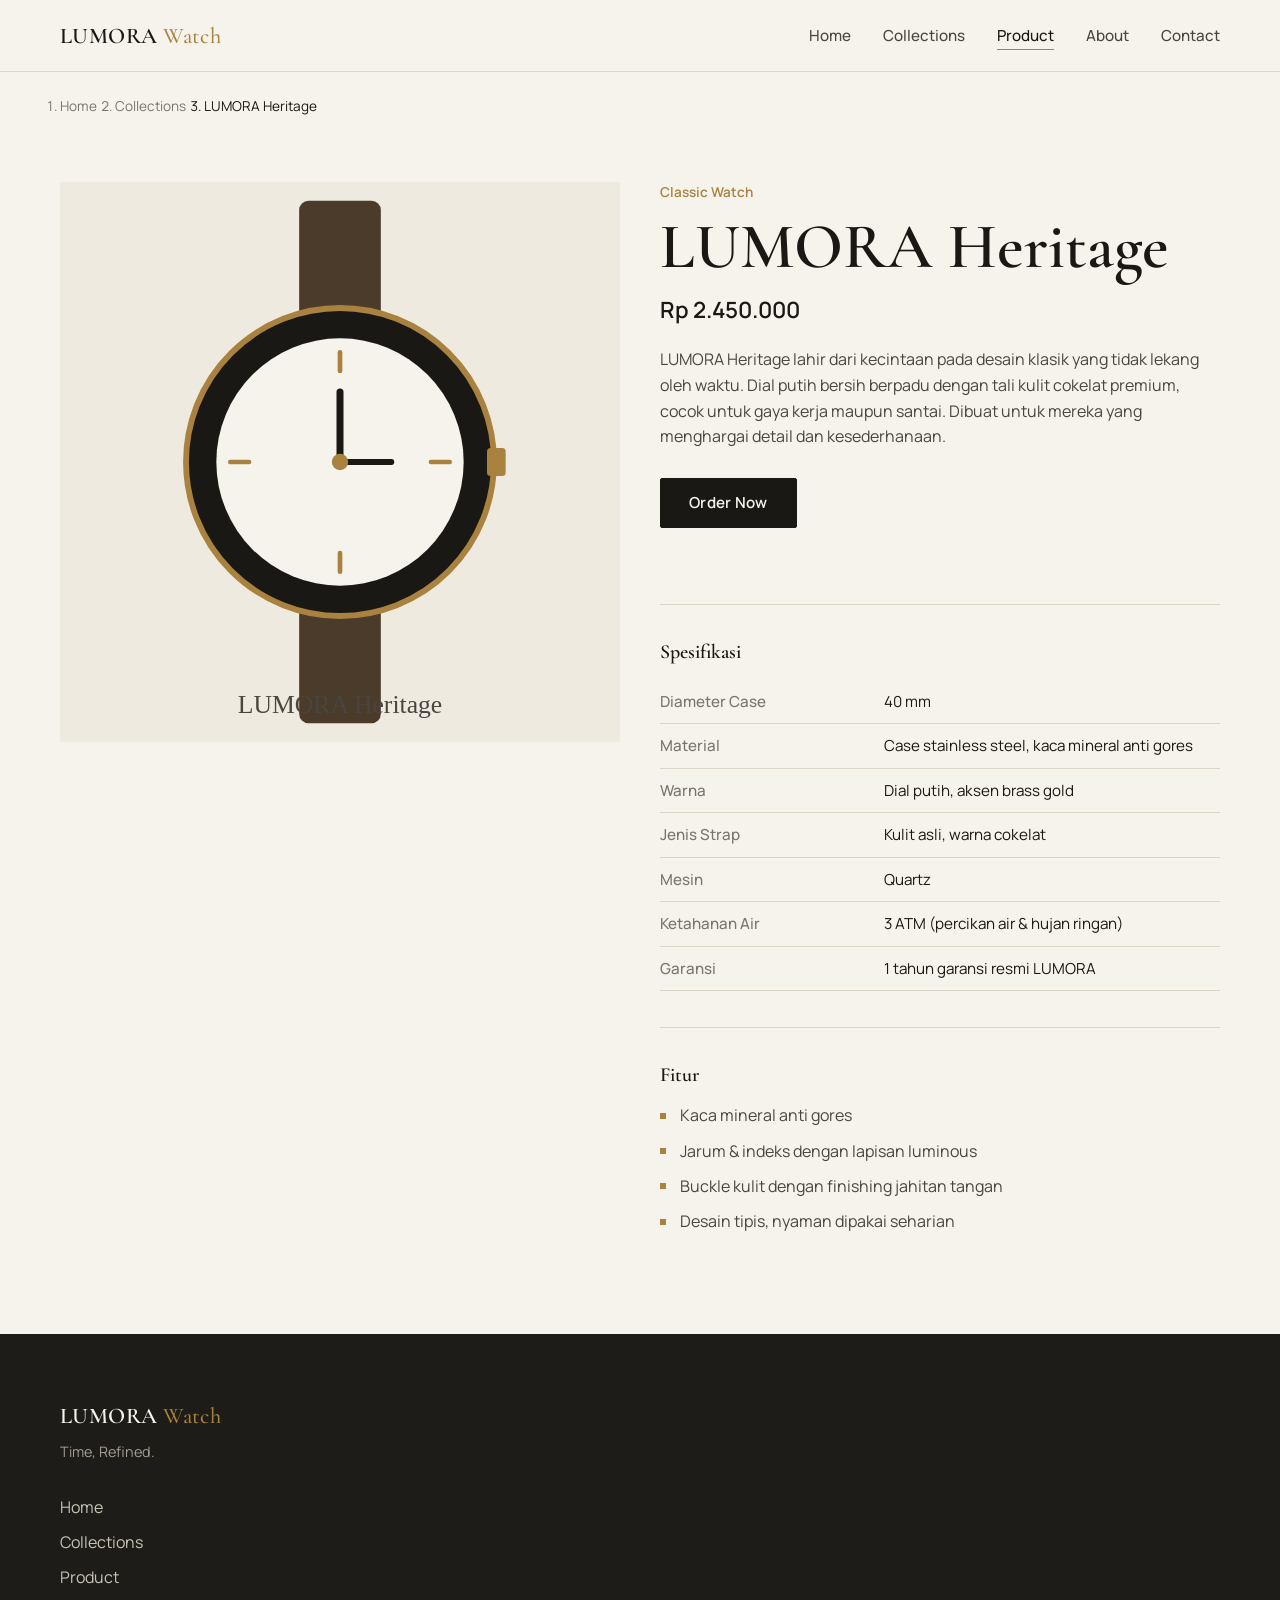
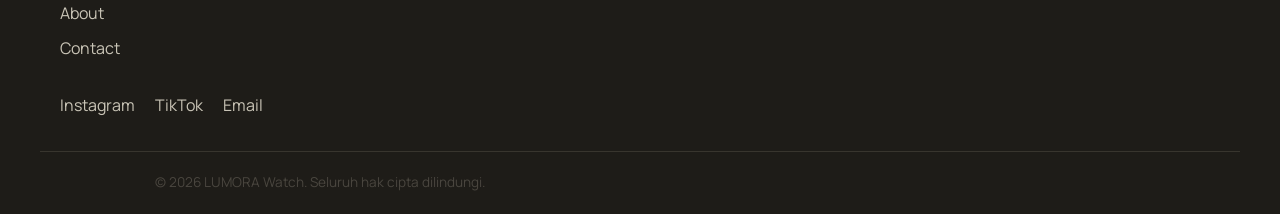
<file: product.html>
<!DOCTYPE html>
<html lang="id">
<head>
  <meta charset="UTF-8">
  <meta name="viewport" content="width=device-width, initial-scale=1.0">
  <title>LUMORA Heritage — Product — LUMORA Watch</title>
  <meta name="description" content="LUMORA Heritage, jam tangan klasik dengan tali kulit premium. Lihat spesifikasi, fitur, dan harga.">

  <link rel="preconnect" href="https://fonts.googleapis.com">
  <link rel="preconnect" href="https://fonts.gstatic.com" crossorigin>
  <link href="https://fonts.googleapis.com/css2?family=Cormorant+Garamond:wght@500;600&family=Manrope:wght@400;500;600&display=swap" rel="stylesheet">

  <link rel="stylesheet" href="style.css">
</head>
<body>

  <a href="#konten-utama" class="skip-link">Langsung ke konten utama</a>

  <header class="site-header">
    <div class="container header__inner">

      <a href="index.html" class="logo">
        LUMORA <span class="logo__accent">Watch</span>
      </a>

      <nav class="main-nav" aria-label="Navigasi utama">
        <ul class="main-nav__list" id="mainNavList">
          <li><a href="index.html" class="main-nav__link">Home</a></li>
          <li><a href="collections.html" class="main-nav__link">Collections</a></li>
          <li><a href="product.html" class="main-nav__link is-active">Product</a></li>
          <li><a href="about.html" class="main-nav__link">About</a></li>
          <li><a href="contact.html" class="main-nav__link">Contact</a></li>
        </ul>
      </nav>

      <button
        type="button"
        class="nav-toggle"
        id="navToggle"
        aria-label="Buka menu navigasi"
        aria-expanded="false"
        aria-controls="mainNavList"
      >
        <span class="nav-toggle__bar"></span>
        <span class="nav-toggle__bar"></span>
        <span class="nav-toggle__bar"></span>
      </button>

    </div>
  </header>

  <main id="konten-utama">

    <nav class="breadcrumb" aria-label="Jejak navigasi">
      <div class="container">
        <ol class="breadcrumb__list">
          <li><a href="index.html">Home</a></li>
          <li><a href="collections.html">Collections</a></li>
          <li aria-current="page">LUMORA Heritage</li>
        </ol>
      </div>
    </nav>

    <section class="product-detail" aria-labelledby="product-title">
      <div class="container product-detail__grid">

        <div class="product-detail__gallery">
          <img
            src="assets/images/heritage.svg"
            alt="LUMORA Heritage, jam tangan klasik dengan tali kulit cokelat dan dial putih"
            class="product-detail__main-img"
          >
        </div>

        <div class="product-detail__info">
          <p class="product-detail__category">Classic Watch</p>
          <h1 id="product-title" class="product-detail__title">LUMORA Heritage</h1>
          <p class="product-detail__price">Rp 2.450.000</p>

          <p class="product-detail__desc">
            LUMORA Heritage lahir dari kecintaan pada desain klasik yang tidak lekang oleh waktu.
            Dial putih bersih berpadu dengan tali kulit cokelat premium, cocok untuk gaya kerja
            maupun santai. Dibuat untuk mereka yang menghargai detail dan kesederhanaan.
          </p>

          <button type="button" class="btn btn--primary product-detail__order" id="openOrderModal">
            Order Now
          </button>

          <div class="product-detail__block">
            <h2>Spesifikasi</h2>
            <table class="spec-table">
              <tbody>
                <tr>
                  <th scope="row">Diameter Case</th>
                  <td>40 mm</td>
                </tr>
                <tr>
                  <th scope="row">Material</th>
                  <td>Case stainless steel, kaca mineral anti gores</td>
                </tr>
                <tr>
                  <th scope="row">Warna</th>
                  <td>Dial putih, aksen brass gold</td>
                </tr>
                <tr>
                  <th scope="row">Jenis Strap</th>
                  <td>Kulit asli, warna cokelat</td>
                </tr>
                <tr>
                  <th scope="row">Mesin</th>
                  <td>Quartz</td>
                </tr>
                <tr>
                  <th scope="row">Ketahanan Air</th>
                  <td>3 ATM (percikan air &amp; hujan ringan)</td>
                </tr>
                <tr>
                  <th scope="row">Garansi</th>
                  <td>1 tahun garansi resmi LUMORA</td>
                </tr>
              </tbody>
            </table>
          </div>

          <div class="product-detail__block">
            <h2>Fitur</h2>
            <ul class="feature-list">
              <li>Kaca mineral anti gores</li>
              <li>Jarum &amp; indeks dengan lapisan luminous</li>
              <li>Buckle kulit dengan finishing jahitan tangan</li>
              <li>Desain tipis, nyaman dipakai seharian</li>
            </ul>
          </div>

        </div>

      </div>
    </section>

  </main>

  <div class="modal-overlay" id="orderModalOverlay" hidden>
    <div class="modal" role="dialog" aria-modal="true" aria-labelledby="orderModalTitle">
      <button type="button" class="modal__close" id="orderModalClose" aria-label="Tutup form pemesanan">&times;</button>

      <h2 id="orderModalTitle">Form Pemesanan</h2>
      <p class="modal__product-name">LUMORA Heritage</p>

      <form class="modal__form" id="orderForm" novalidate>
        <div class="form-group">
          <label class="form-label" for="orderName">Nama</label>
          <input class="form-input" type="text" id="orderName" name="orderName" required>
        </div>

        <div class="form-group">
          <label class="form-label" for="orderWhatsapp">Nomor WhatsApp</label>
          <input class="form-input" type="tel" id="orderWhatsapp" name="orderWhatsapp" required>
        </div>

        <div class="form-group">
          <label class="form-label" for="orderProduct">Produk</label>
          <input class="form-input" type="text" id="orderProduct" name="orderProduct" value="LUMORA Heritage" readonly>
        </div>

        <div class="form-group">
          <label class="form-label" for="orderQuantity">Jumlah</label>
          <input class="form-input" type="number" id="orderQuantity" name="orderQuantity" min="1" value="1" required>
        </div>

        <button type="submit" class="btn btn--primary">Kirim Pesanan</button>
      </form>

      <p class="form-note" id="orderFormMessage" aria-live="polite"></p>
    </div>
  </div>

  <footer class="site-footer">
    <div class="container footer__inner">

      <div class="footer__brand">
        <p class="logo">LUMORA <span class="logo__accent">Watch</span></p>
        <p class="footer__tagline">Time, Refined.</p>
      </div>

      <nav class="footer__nav" aria-label="Navigasi footer">
        <ul>
          <li><a href="index.html">Home</a></li>
          <li><a href="collections.html">Collections</a></li>
          <li><a href="product.html">Product</a></li>
          <li><a href="about.html">About</a></li>
          <li><a href="contact.html">Contact</a></li>
        </ul>
      </nav>

      <div class="footer__social">
        <a href="#" aria-label="Instagram LUMORA Watch">Instagram</a>
        <a href="#" aria-label="TikTok LUMORA Watch">TikTok</a>
        <a href="#" aria-label="Email LUMORA Watch">Email</a>
      </div>

    </div>
    <div class="container footer__bottom">
      <p>&copy; 2026 LUMORA Watch. Seluruh hak cipta dilindungi.</p>
    </div>
  </footer>

  <script src="script.js" defer></script>
</body>
</html>
</file>
<file: style.css>
/* =========================================================
   LUMORA WATCH — style.css
   Dipakai bersama oleh: index, collections, product, about, contact
   ========================================================= */

/* ---------- 1. RESET DASAR ---------- */
*,
*::before,
*::after {
  box-sizing: border-box;
  margin: 0;
  padding: 0;
}

html {
  scroll-behavior: smooth;
}

body {
  font-family: 'Manrope', sans-serif;
  color: var(--ink);
  background-color: var(--paper);
  line-height: 1.6;
  overflow-x: hidden; /* jaga-jaga supaya tidak ada scroll horizontal */
}

img {
  max-width: 100%;
  display: block;
}

ul {
  list-style: none;
}

a {
  color: inherit;
  text-decoration: none;
}

button {
  font-family: inherit;
  cursor: pointer;
  border: none;
  background: none;
}

table {
  border-collapse: collapse;
  width: 100%;
}

/* ---------- 2. DESAIN TOKEN (WARNA, FONT, SPACING) ---------- */
:root {
  /* Warna */
  --ink: #1A1815;         /* teks utama, hampir hitam tapi hangat */
  --ink-soft: #4A463F;    /* teks sekunder */
  --steel: #7A756B;       /* teks tersier / caption */
  --paper: #F6F3EC;       /* latar utama, ivory hangat */
  --paper-dark: #1E1C18;  /* latar gelap untuk header/footer */
  --paper-alt: #EFEAE0;   /* latar section selang-seling */
  --brass: #A8823E;       /* aksen utama, warna kuningan jam tangan */
  --brass-light: #EFE3C8; /* aksen lembut untuk hover/background */
  --line: #DED7C9;        /* garis tipis / border */
  --line-dark: #38352E;   /* garis tipis di atas latar gelap */

  /* Tipografi */
  --font-display: 'Cormorant Garamond', serif;
  --font-body: 'Manrope', sans-serif;

  /* Spacing & layout */
  --container-width: 1200px;
  --radius: 2px;
}

/* ---------- 3. TIPOGRAFI ---------- */
h1, h2, h3 {
  font-family: var(--font-display);
  font-weight: 600;
  line-height: 1.15;
  color: var(--ink);
}

h1 {
  font-size: clamp(2.25rem, 5vw + 1rem, 4rem);
}

h2 {
  font-size: clamp(1.75rem, 3vw + 1rem, 2.5rem);
}

h3 {
  font-size: 1.25rem;
  font-weight: 600;
}

p {
  color: var(--ink-soft);
  max-width: 65ch;
}

/* ---------- 4. UTILITAS ---------- */
.container {
  width: 100%;
  max-width: var(--container-width);
  margin-inline: auto;
  padding-inline: 1.25rem;
}

.visually-hidden {
  position: absolute;
  width: 1px;
  height: 1px;
  overflow: hidden;
  clip: rect(0 0 0 0);
  white-space: nowrap;
}

.skip-link {
  position: absolute;
  left: 1rem;
  top: -3rem;
  background: var(--ink);
  color: var(--paper);
  padding: 0.6rem 1rem;
  z-index: 100;
  transition: top 0.2s ease;
}

.skip-link:focus {
  top: 1rem;
}

.section-heading {
  max-width: 40rem;
  margin-bottom: 2.5rem;
}

.section-heading p {
  color: var(--steel);
}

:focus-visible {
  outline: 2px solid var(--brass);
  outline-offset: 3px;
}

@media (prefers-reduced-motion: reduce) {
  html {
    scroll-behavior: auto;
  }
  * {
    animation-duration: 0.01ms !important;
    transition-duration: 0.01ms !important;
  }
}

/* ---------- 5. TOMBOL ---------- */
.btn {
  display: inline-block;
  padding: 0.85rem 1.75rem;
  font-size: 0.95rem;
  font-weight: 600;
  letter-spacing: 0.02em;
  border-radius: var(--radius);
  transition: background-color 0.2s ease, color 0.2s ease, border-color 0.2s ease;
}

.btn--primary {
  background-color: var(--ink);
  color: var(--paper);
  border: 1px solid var(--ink);
}

.btn--primary:hover,
.btn--primary:focus-visible {
  background-color: var(--brass);
  border-color: var(--brass);
}

.btn--ghost {
  background-color: transparent;
  color: var(--ink);
  border: 1px solid var(--ink);
}

.btn--ghost:hover,
.btn--ghost:focus-visible {
  background-color: var(--ink);
  color: var(--paper);
}

/* ---------- 6. HEADER & NAVBAR ---------- */
.site-header {
  position: sticky;
  top: 0;
  z-index: 50;
  background-color: var(--paper);
  border-bottom: 1px solid var(--line);
}

.header__inner {
  display: flex;
  align-items: center;
  justify-content: space-between;
  padding-block: 1.1rem;
}

.logo {
  font-family: var(--font-display);
  font-size: 1.4rem;
  font-weight: 600;
  letter-spacing: 0.02em;
  color: var(--ink);
  white-space: nowrap;
}

.logo__accent {
  color: var(--brass);
  font-weight: 500;
}

.main-nav__list {
  display: none;
  gap: 2rem;
}

.main-nav__link {
  font-size: 0.95rem;
  font-weight: 500;
  color: var(--ink-soft);
  padding-bottom: 0.2rem;
  border-bottom: 1px solid transparent;
  transition: color 0.2s ease, border-color 0.2s ease;
}

.main-nav__link:hover,
.main-nav__link:focus-visible {
  color: var(--ink);
}

.main-nav__link.is-active {
  color: var(--ink);
  border-bottom-color: var(--brass);
}

.nav-toggle {
  display: flex;
  flex-direction: column;
  justify-content: center;
  gap: 5px;
  width: 32px;
  height: 32px;
}

.nav-toggle__bar {
  display: block;
  width: 100%;
  height: 2px;
  background-color: var(--ink);
  transition: transform 0.25s ease, opacity 0.25s ease;
}

/* Menu mobile terbuka: script.js menambahkan class "is-open" pada #mainNavList */
.main-nav__list.is-open {
  display: flex;
  flex-direction: column;
  gap: 0;
  position: absolute;
  top: 100%;
  left: 0;
  right: 0;
  background-color: var(--paper);
  border-bottom: 1px solid var(--line);
  padding: 0.5rem 1.25rem 1.25rem;
}

.main-nav__list.is-open .main-nav__link {
  display: block;
  padding-block: 0.75rem;
  border-bottom: 1px solid var(--line);
}

/* Ikon hamburger berubah jadi "X" saat menu terbuka (class dari script.js) */
.nav-toggle.is-active .nav-toggle__bar:nth-child(1) {
  transform: translateY(7px) rotate(45deg);
}

.nav-toggle.is-active .nav-toggle__bar:nth-child(2) {
  opacity: 0;
}

.nav-toggle.is-active .nav-toggle__bar:nth-child(3) {
  transform: translateY(-7px) rotate(-45deg);
}

/* ---------- 7. HERO (index.html) ---------- */
.hero {
  padding-block: clamp(3.5rem, 8vw, 7rem);
  background-color: var(--paper-dark);
  color: var(--paper);
}

.hero__content {
  max-width: 42rem;
}

.hero__eyebrow {
  color: var(--brass);
  font-weight: 600;
  margin-bottom: 0.75rem;
}

.hero__title {
  color: var(--paper);
  margin-bottom: 1rem;
}

.hero__desc {
  color: #D8D3C6;
  margin-bottom: 2rem;
}

.hero__actions {
  display: flex;
  flex-wrap: wrap;
  gap: 1rem;
}

.hero .btn--primary {
  background-color: var(--brass);
  border-color: var(--brass);
  color: var(--paper-dark);
}

.hero .btn--primary:hover,
.hero .btn--primary:focus-visible {
  background-color: var(--paper);
  border-color: var(--paper);
}

.hero .btn--ghost {
  color: var(--paper);
  border-color: #55503F;
}

.hero .btn--ghost:hover,
.hero .btn--ghost:focus-visible {
  background-color: var(--paper);
  color: var(--ink);
  border-color: var(--paper);
}

/* ---------- 8. PAGE HEADER (collections, about, contact) ---------- */
.page-header {
  padding-block: clamp(2.5rem, 6vw, 4.5rem) 1rem;
}

.page-header__eyebrow {
  color: var(--brass);
  font-weight: 600;
  margin-bottom: 0.5rem;
}

.page-header__desc {
  margin-top: 0.75rem;
}

/* ---------- 9. KOLEKSI PREVIEW (index.html) ---------- */
.collections-preview {
  padding-block: clamp(3rem, 6vw, 5.5rem);
}

.collections-grid {
  display: grid;
  gap: 1.75rem;
  grid-template-columns: 1fr;
}

.collection-card {
  border: 1px solid var(--line);
  padding-bottom: 1.5rem;
  background-color: var(--paper);
}

.collection-card__img {
  aspect-ratio: 4 / 3;
  object-fit: cover;
  width: 100%;
  margin-bottom: 1.25rem;
}

.collection-card__title {
  padding-inline: 1.25rem;
  margin-bottom: 0.4rem;
}

.collection-card__desc {
  padding-inline: 1.25rem;
  font-size: 0.9rem;
  margin-bottom: 1rem;
}

.collection-card__link {
  display: inline-block;
  margin-inline: 1.25rem;
  font-weight: 600;
  font-size: 0.9rem;
  color: var(--ink);
  border-bottom: 1px solid var(--brass);
}

/* ---------- 10. BRAND STORY (index.html, about.html) ---------- */
.brand-story {
  padding-block: clamp(3rem, 6vw, 5.5rem);
  background-color: var(--paper-alt);
}

.brand-story__inner {
  display: grid;
  gap: 2rem;
  align-items: center;
}

.brand-story__text p {
  margin-bottom: 1rem;
}

.brand-story__text p:last-child {
  margin-bottom: 0;
}

.link-underline {
  display: inline-block;
  margin-top: 0.5rem;
  font-weight: 600;
  border-bottom: 1px solid var(--brass);
}

.brand-story__image img {
  width: 100%;
  aspect-ratio: 4 / 3;
  object-fit: cover;
}

/* ---------- 11. NEWSLETTER (index.html) ---------- */
.newsletter {
  padding-block: clamp(3rem, 6vw, 5rem);
  background-color: var(--paper-dark);
  color: var(--paper);
  text-align: center;
}

.newsletter__inner {
  max-width: 32rem;
  margin-inline: auto;
}

.newsletter h2 {
  color: var(--paper);
  margin-bottom: 0.5rem;
}

.newsletter p {
  color: #D8D3C6;
  margin-inline: auto;
  margin-bottom: 1.75rem;
}

.newsletter__form {
  display: flex;
  flex-direction: column;
  gap: 0.75rem;
}

.newsletter__input {
  padding: 0.85rem 1rem;
  border: 1px solid #55503F;
  background-color: transparent;
  color: var(--paper);
  font-family: var(--font-body);
}

.newsletter__input::placeholder {
  color: #B7B1A0;
}

.newsletter__note {
  margin-top: 1rem;
  font-size: 0.9rem;
  color: var(--brass);
  min-height: 1.2em;
}

/* ---------- 12. FILTER PRODUK & GRID (collections.html) ---------- */
.collections-page {
  padding-block: clamp(2rem, 5vw, 4rem) clamp(3rem, 6vw, 5.5rem);
}

.filter-bar {
  display: flex;
  flex-wrap: wrap;
  gap: 0.75rem;
  margin-bottom: 2.5rem;
}

.filter-btn {
  padding: 0.6rem 1.25rem;
  border: 1px solid var(--line);
  font-size: 0.9rem;
  font-weight: 500;
  color: var(--ink-soft);
  transition: background-color 0.2s ease, color 0.2s ease, border-color 0.2s ease;
}

.filter-btn:hover,
.filter-btn:focus-visible {
  border-color: var(--ink);
  color: var(--ink);
}

.filter-btn.is-active {
  background-color: var(--ink);
  border-color: var(--ink);
  color: var(--paper);
}

.product-grid {
  display: grid;
  gap: 1.75rem;
  grid-template-columns: 1fr;
}

.product-card {
  border: 1px solid var(--line);
  background-color: var(--paper);
  padding-bottom: 1.5rem;
}

.product-card__img {
  aspect-ratio: 1 / 1;
  object-fit: cover;
  width: 100%;
  margin-bottom: 1.25rem;
}

.product-card__category {
  padding-inline: 1.25rem;
  font-size: 0.8rem;
  color: var(--brass);
  font-weight: 600;
  margin-bottom: 0.3rem;
}

.product-card__title {
  padding-inline: 1.25rem;
  margin-bottom: 0.3rem;
}

.product-card__price {
  padding-inline: 1.25rem;
  font-weight: 600;
  color: var(--ink);
  margin-bottom: 1rem;
}

.product-card__link {
  display: inline-block;
  margin-inline: 1.25rem;
  font-weight: 600;
  font-size: 0.9rem;
  border-bottom: 1px solid var(--brass);
}

.product-grid__empty {
  text-align: center;
  padding-block: 3rem;
  color: var(--steel);
}

/* ---------- 13. BREADCRUMB (product.html) ---------- */
.breadcrumb {
  padding-top: 1.5rem;
}

.breadcrumb__list {
  display: flex;
  flex-wrap: wrap;
  gap: 0.4rem;
  font-size: 0.85rem;
  color: var(--steel);
}

.breadcrumb__list li:not(:last-child)::after {
  content: '/';
  margin-left: 0.4rem;
  color: var(--line);
}

.breadcrumb__list a {
  color: var(--steel);
}

.breadcrumb__list a:hover,
.breadcrumb__list a:focus-visible {
  color: var(--ink);
}

.breadcrumb__list li[aria-current='page'] {
  color: var(--ink);
}

/* ---------- 14. DETAIL PRODUK (product.html) ---------- */
.product-detail {
  padding-block: clamp(2rem, 5vw, 4rem) clamp(3.5rem, 7vw, 6rem);
}

.product-detail__grid {
  display: grid;
  gap: 2.5rem;
}

.product-detail__main-img {
  width: 100%;
  aspect-ratio: 1 / 1;
  object-fit: cover;
}

.product-detail__category {
  color: var(--brass);
  font-weight: 600;
  font-size: 0.85rem;
  margin-bottom: 0.4rem;
}

.product-detail__title {
  margin-bottom: 0.5rem;
}

.product-detail__price {
  font-size: 1.4rem;
  font-weight: 600;
  color: var(--ink);
  margin-bottom: 1.25rem;
}

.product-detail__desc {
  margin-bottom: 1.75rem;
}

.product-detail__order {
  margin-bottom: 2.5rem;
}

.product-detail__block {
  margin-top: 2.25rem;
  padding-top: 2.25rem;
  border-top: 1px solid var(--line);
}

.product-detail__block h2 {
  font-size: 1.25rem;
  margin-bottom: 1rem;
}

.spec-table th,
.spec-table td {
  text-align: left;
  padding: 0.6rem 0;
  border-bottom: 1px solid var(--line);
  font-size: 0.95rem;
}

.spec-table th {
  color: var(--steel);
  font-weight: 500;
  width: 40%;
}

.spec-table td {
  color: var(--ink);
}

.feature-list li {
  position: relative;
  padding-left: 1.25rem;
  margin-bottom: 0.6rem;
  color: var(--ink-soft);
}

.feature-list li::before {
  content: '';
  position: absolute;
  left: 0;
  top: 0.6em;
  width: 6px;
  height: 6px;
  background-color: var(--brass);
}

/* ---------- 15. VISI, MISI & NILAI (about.html) ---------- */
.vision-mission {
  padding-block: clamp(3rem, 6vw, 5rem);
}

.vision-mission__grid {
  display: grid;
  gap: 2rem;
}

.vision-mission__card {
  border: 1px solid var(--line);
  padding: 1.75rem;
}

.vision-mission__card h3 {
  margin-bottom: 0.85rem;
  color: var(--brass);
}

.vision-mission__card ul li {
  position: relative;
  padding-left: 1.25rem;
  margin-bottom: 0.6rem;
  color: var(--ink-soft);
}

.vision-mission__card ul li::before {
  content: '';
  position: absolute;
  left: 0;
  top: 0.6em;
  width: 6px;
  height: 6px;
  background-color: var(--brass);
}

.brand-values {
  padding-block: clamp(3rem, 6vw, 5rem);
  background-color: var(--paper-alt);
}

.values-grid {
  display: grid;
  gap: 1.5rem;
  grid-template-columns: 1fr;
}

.value-card {
  padding: 1.75rem;
  background-color: var(--paper);
  border-top: 2px solid var(--brass);
}

.value-card p {
  font-size: 0.95rem;
  margin-top: 0.5rem;
}

.why-us {
  padding-block: clamp(3rem, 6vw, 5.5rem);
}

.why-us__list {
  max-width: 42rem;
  margin-top: 1.5rem;
}

.why-us__list li {
  position: relative;
  padding-left: 1.5rem;
  margin-bottom: 0.85rem;
  color: var(--ink-soft);
}

.why-us__list li::before {
  content: '';
  position: absolute;
  left: 0;
  top: 0.6em;
  width: 6px;
  height: 6px;
  background-color: var(--brass);
}

/* ---------- 16. KONTAK (contact.html) ---------- */
.contact-section {
  padding-block: clamp(2.5rem, 6vw, 4.5rem) clamp(3.5rem, 7vw, 6rem);
}

.contact-grid {
  display: grid;
  gap: 2.5rem;
}

.contact-info__item {
  margin-bottom: 1.5rem;
}

.contact-info__item h3 {
  font-size: 1rem;
  color: var(--brass);
  margin-bottom: 0.35rem;
}

.contact-form {
  display: flex;
  flex-direction: column;
  gap: 1.25rem;
}

.form-group {
  display: flex;
  flex-direction: column;
  gap: 0.4rem;
}

.form-label {
  font-size: 0.9rem;
  font-weight: 600;
  color: var(--ink);
}

.form-input,
.form-textarea {
  padding: 0.8rem 1rem;
  border: 1px solid var(--line);
  background-color: var(--paper);
  font-family: var(--font-body);
  color: var(--ink);
}

.form-input:focus-visible,
.form-textarea:focus-visible {
  border-color: var(--brass);
}

.form-textarea {
  resize: vertical;
  min-height: 140px;
}

.form-note {
  font-size: 0.9rem;
  color: var(--brass);
  min-height: 1.2em;
}

/* ---------- 17. FOOTER (semua halaman) ---------- */
.site-footer {
  background-color: var(--paper-dark);
  color: #C9C4B6;
  padding-top: clamp(2.5rem, 5vw, 4rem);
}

.footer__inner {
  display: grid;
  gap: 2rem;
  padding-bottom: 2rem;
  border-bottom: 1px solid var(--line-dark);
}

.footer__brand .logo {
  color: var(--paper);
}

.footer__tagline {
  margin-top: 0.4rem;
  color: #A39D8C;
  font-size: 0.9rem;
}

.footer__nav ul {
  display: flex;
  flex-direction: column;
  gap: 0.6rem;
}

.footer__nav a:hover,
.footer__nav a:focus-visible,
.footer__social a:hover,
.footer__social a:focus-visible {
  color: var(--brass);
}

.footer__social {
  display: flex;
  gap: 1.25rem;
}

.footer__bottom {
  padding-block: 1.25rem;
  font-size: 0.85rem;
  text-align: center;
  color: #948E7C;
}

/* =========================================================
   RESPONSIVE — TABLET (>= 700px)
   ========================================================= */
@media (min-width: 700px) {
  .collections-grid {
    grid-template-columns: repeat(2, 1fr);
  }

  .product-grid {
    grid-template-columns: repeat(2, 1fr);
  }

  .values-grid {
    grid-template-columns: repeat(2, 1fr);
  }

  .vision-mission__grid {
    grid-template-columns: repeat(2, 1fr);
  }

  .contact-grid {
    grid-template-columns: 1fr 1.3fr;
  }
}

/* =========================================================
   RESPONSIVE — DESKTOP (>= 1024px)
   ========================================================= */
@media (min-width: 1024px) {
  .main-nav__list {
    display: flex;
    flex-direction: row;
    gap: 2rem;
  }

  .main-nav__list.is-open {
    position: static;
    display: flex;
    flex-direction: row;
    border-bottom: none;
    padding: 0;
    background: transparent;
  }

  .main-nav__list.is-open .main-nav__link {
    padding-block: 0;
    border-bottom: 1px solid transparent;
  }

  .main-nav__list.is-open .main-nav__link.is-active {
    border-bottom-color: var(--brass);
  }

  .nav-toggle {
    display: none;
  }

  .collections-grid {
    grid-template-columns: repeat(3, 1fr);
  }

  .product-grid {
    grid-template-columns: repeat(3, 1fr);
  }

  .values-grid {
    grid-template-columns: repeat(4, 1fr);
  }

  .brand-story__inner {
    grid-template-columns: 1fr 1fr;
  }

  .brand-story__image {
    order: 2;
  }

  .newsletter__form {
    flex-direction: row;
  }

  .newsletter__input {
    flex: 1;
  }

  .product-detail__grid {
    grid-template-columns: 1fr 1fr;
    align-items: start;
  }
}

/* =========================================================
   18. TAMBAHAN — Cerita singkat (about.html) tanpa gambar
   ========================================================= */
.story-intro {
  padding-block: clamp(2.5rem, 5vw, 4rem);
}

.story-intro__inner {
  max-width: 42rem;
}

.story-intro__inner p {
  margin-top: 1rem;
}

/* ---------- 19. INFO KONTAK (contact.html) ---------- */
.contact-info__item a {
  color: var(--ink);
  border-bottom: 1px solid var(--brass);
}

.contact-info__item a:hover,
.contact-info__item a:focus-visible {
  color: var(--brass);
}

/* ---------- 20. MODAL FORM PEMESANAN (product.html) ---------- */
body.modal-open {
  overflow: hidden;
}

.modal-overlay {
  position: fixed;
  inset: 0;
  background-color: rgba(26, 24, 21, 0.72);
  display: flex;
  align-items: center;
  justify-content: center;
  padding: 1.25rem;
  z-index: 200;
}

.modal-overlay[hidden] {
  display: none;
}

.modal {
  position: relative;
  width: 100%;
  max-width: 26rem;
  max-height: 90vh;
  overflow-y: auto;
  background-color: var(--paper);
  padding: 2rem 1.75rem;
}

.modal__close {
  position: absolute;
  top: 0.75rem;
  right: 1rem;
  font-size: 1.6rem;
  line-height: 1;
  color: var(--ink-soft);
}

.modal__close:hover,
.modal__close:focus-visible {
  color: var(--brass);
}

.modal__product-name {
  color: var(--brass);
  font-weight: 600;
  margin-bottom: 1.5rem;
}

.modal__form {
  display: flex;
  flex-direction: column;
  gap: 1.1rem;
}

/* ---------- 21. ANIMASI SEDERHANA UNTUK FILTER PRODUK ---------- */
@keyframes fadeIn {
  from {
    opacity: 0;
    transform: translateY(6px);
  }
  to {
    opacity: 1;
    transform: translateY(0);
  }
}

.product-card.is-visible {
  animation: fadeIn 0.35s ease;
}
</file>
